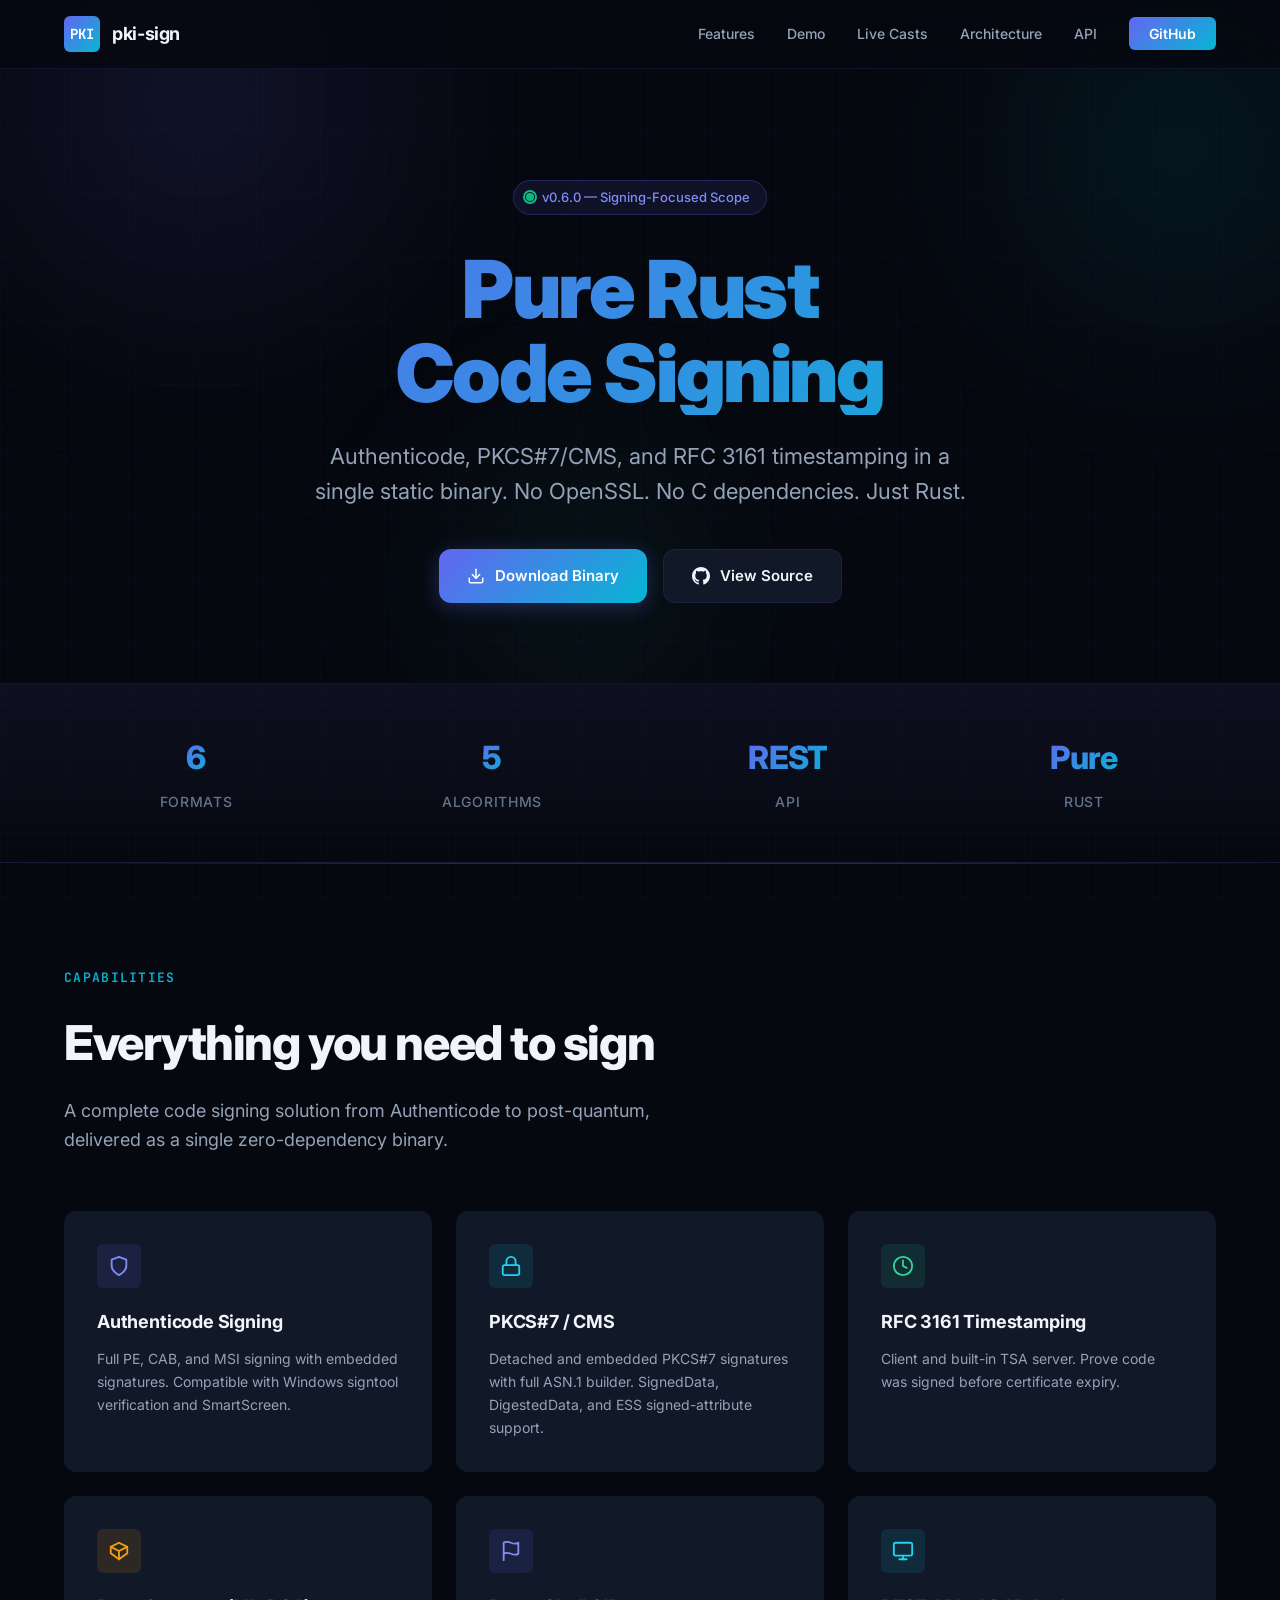
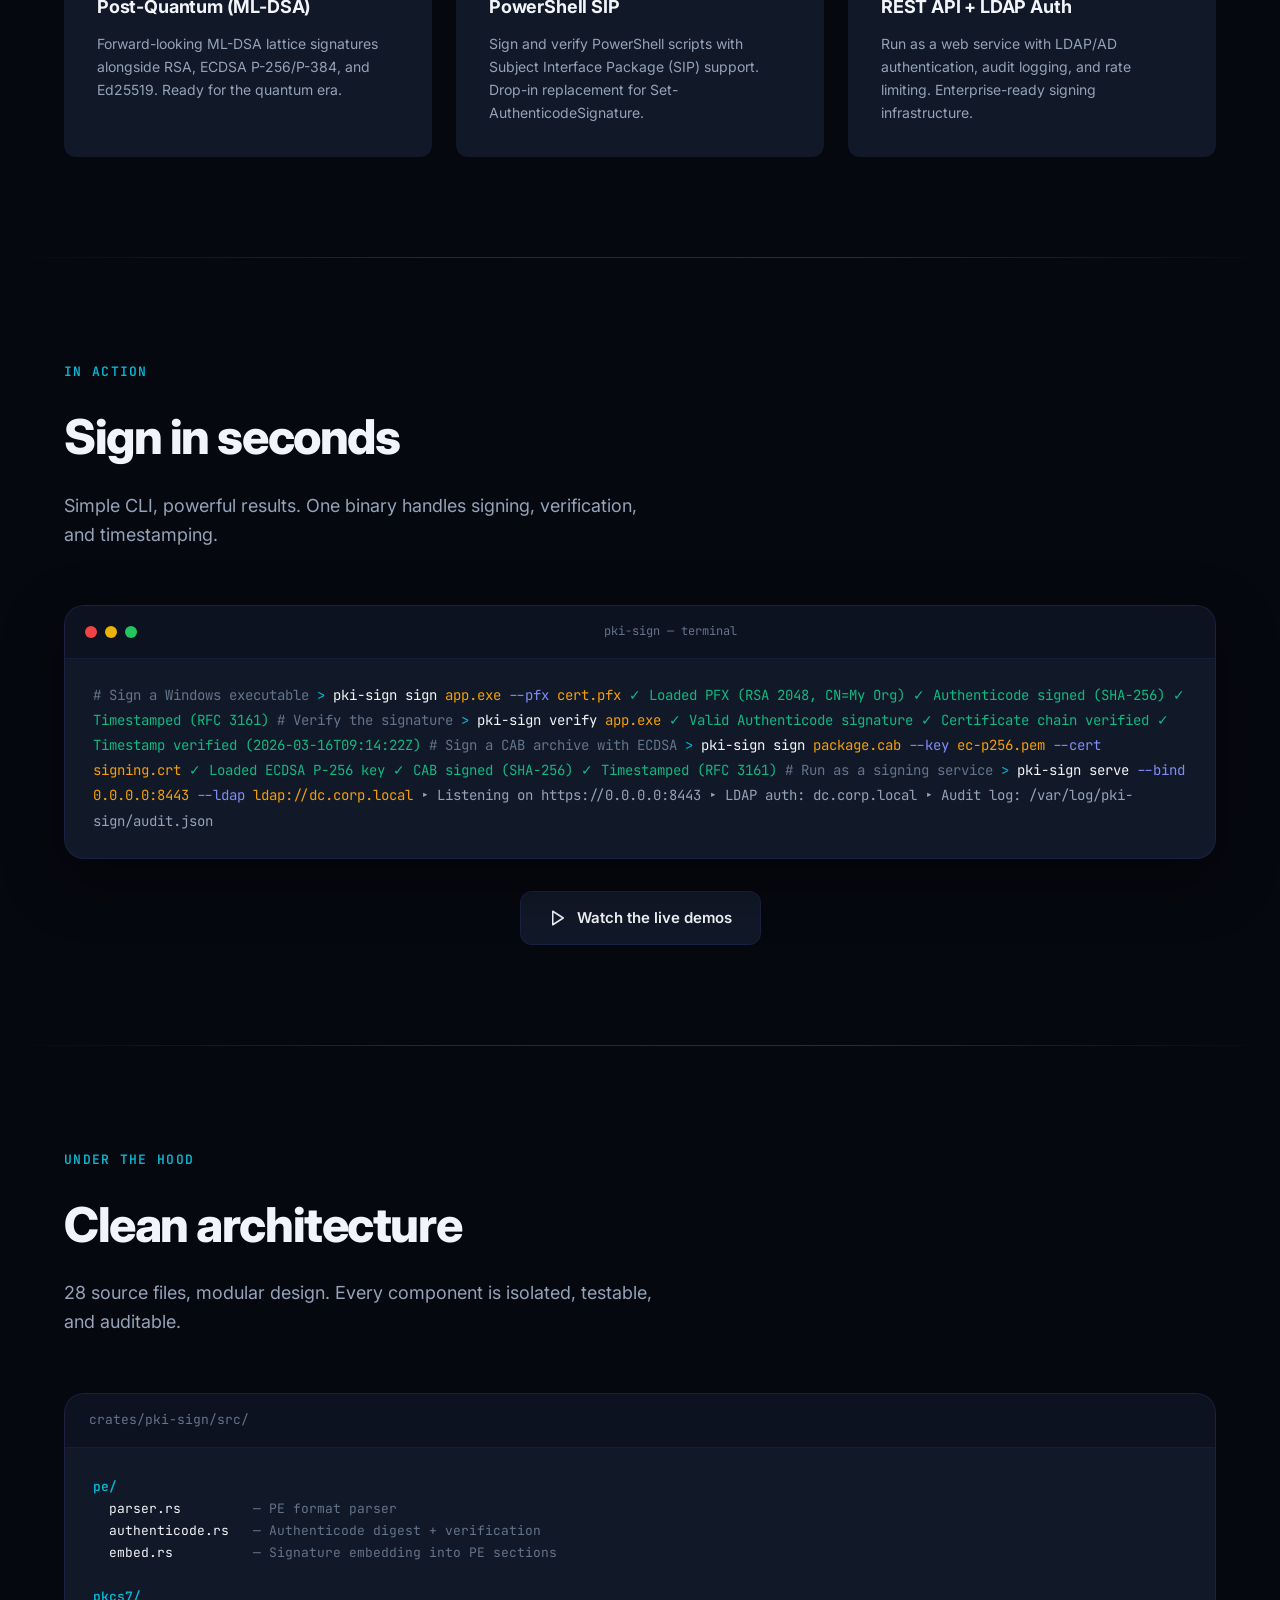
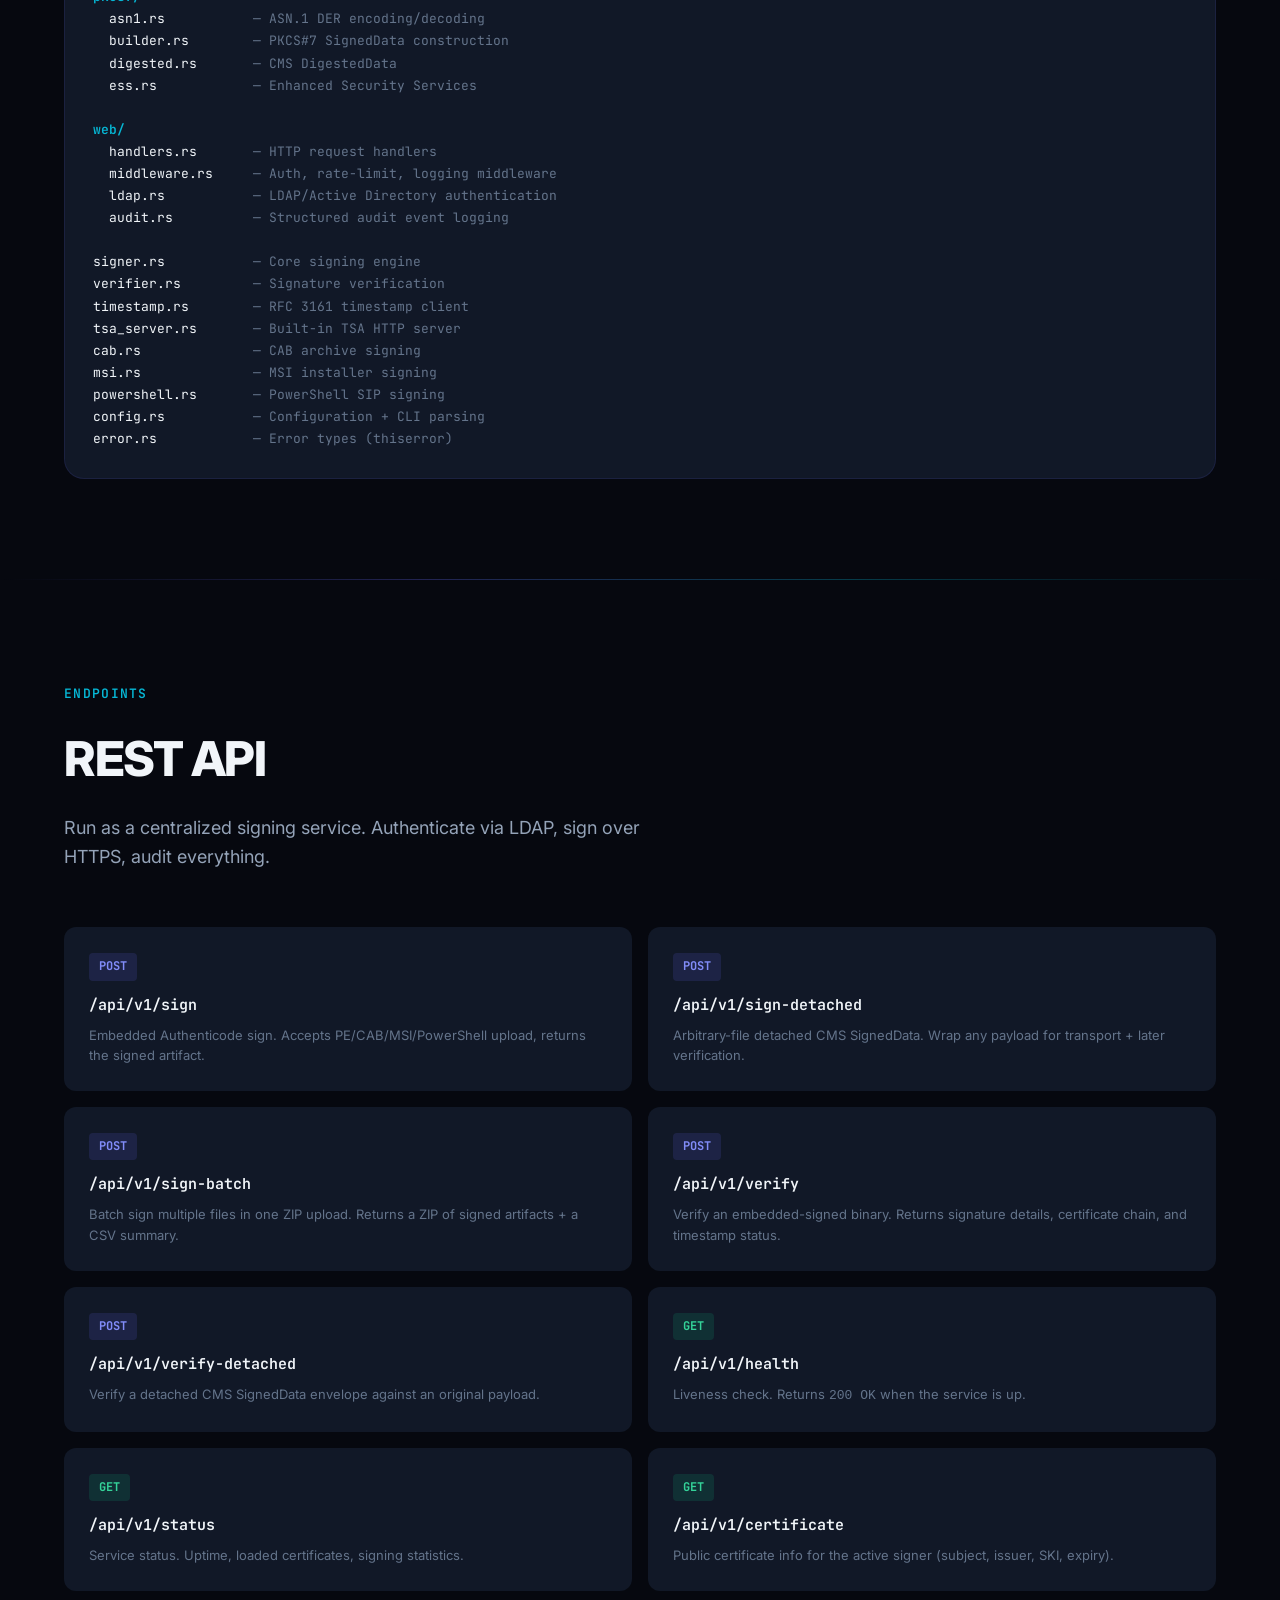
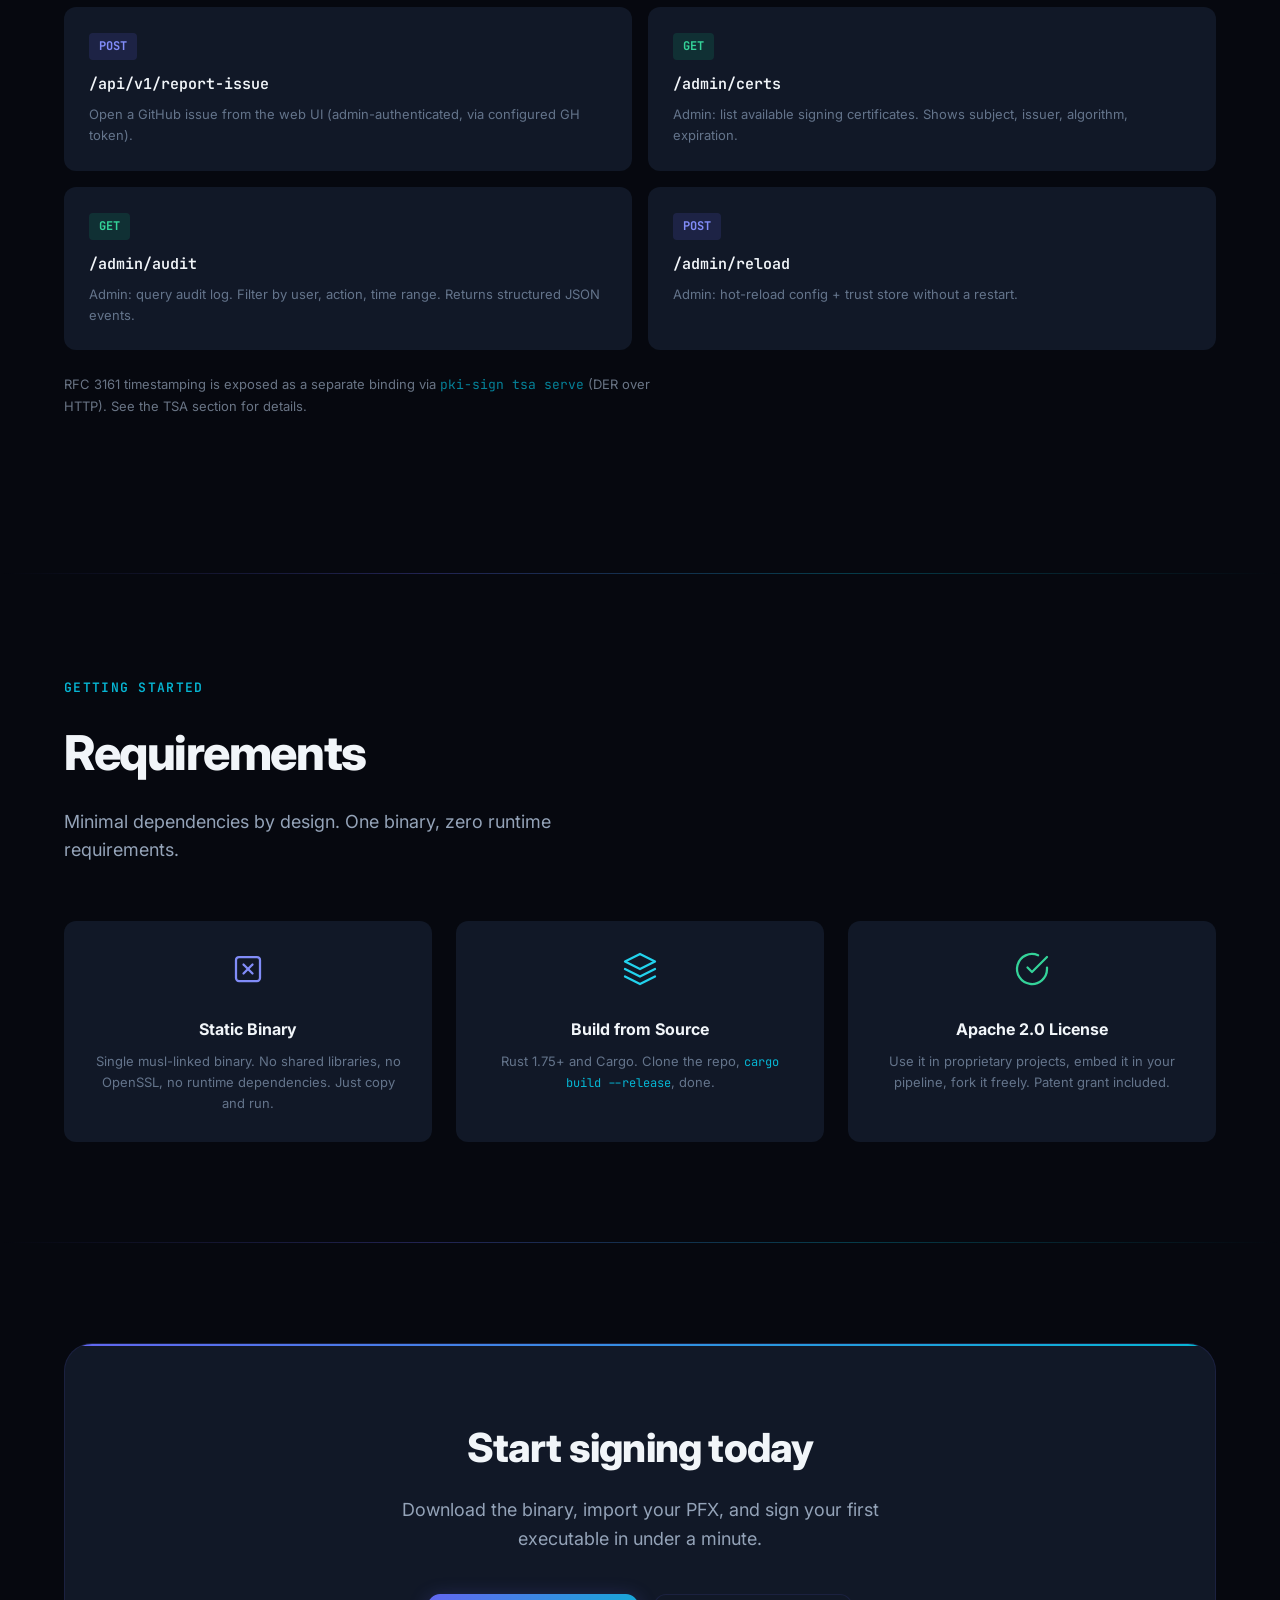
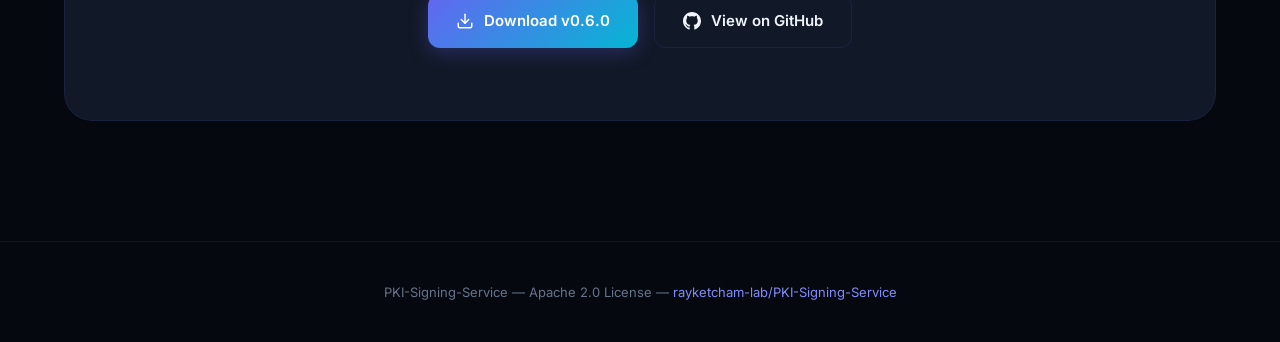
<file: docs/index.html>
<!DOCTYPE html>
<html lang="en">
<head>
  <meta charset="UTF-8">
  <meta name="viewport" content="width=device-width, initial-scale=1.0">
  <title>PKI-Signing-Service — Pure Rust Code Signing Engine</title>
  <meta name="description" content="Authenticode, PKCS#7/CMS, RFC 3161 timestamping, post-quantum algorithms. Pure Rust, static binary, no OpenSSL.">
  <link rel="preconnect" href="https://fonts.googleapis.com">
  <link rel="preconnect" href="https://fonts.gstatic.com" crossorigin>
  <link href="https://fonts.googleapis.com/css2?family=Inter:wght@400;500;600;700;800;900&family=JetBrains+Mono:wght@400;500;600;700&display=swap" rel="stylesheet">
  <style>
    :root {
      --bg-primary: #06080f;
      --bg-surface: #111827;
      --bg-surface-hover: #1a2332;
      --bg-surface-alt: #0d1220;
      --border-subtle: rgba(99, 102, 241, 0.12);
      --border-hover: rgba(99, 102, 241, 0.3);
      --text-primary: #f1f5f9;
      --text-secondary: #94a3b8;
      --text-tertiary: #64748b;
      --accent-indigo: #6366f1;
      --accent-indigo-light: #818cf8;
      --accent-cyan: #06b6d4;
      --accent-cyan-light: #22d3ee;
      --accent-green: #10b981;
      --accent-green-light: #34d399;
      --accent-amber: #f59e0b;
      --gradient-shimmer: linear-gradient(135deg, #6366f1, #06b6d4, #10b981, #6366f1);
      --gradient-accent: linear-gradient(135deg, #6366f1, #06b6d4);
      --gradient-surface: linear-gradient(180deg, rgba(99, 102, 241, 0.08) 0%, transparent 100%);
      --font-sans: 'Inter', -apple-system, BlinkMacSystemFont, sans-serif;
      --font-mono: 'JetBrains Mono', 'Fira Code', monospace;
      --radius-sm: 6px;
      --radius-md: 12px;
      --radius-lg: 20px;
      --radius-xl: 28px;
    }

    *, *::before, *::after {
      margin: 0;
      padding: 0;
      box-sizing: border-box;
    }

    html {
      scroll-behavior: smooth;
      -webkit-font-smoothing: antialiased;
      -moz-osx-font-smoothing: grayscale;
    }

    body {
      font-family: var(--font-sans);
      background: var(--bg-primary);
      color: var(--text-primary);
      line-height: 1.6;
      overflow-x: hidden;
    }

    /* Animated Grid Background */
    .grid-bg {
      position: fixed;
      inset: 0;
      z-index: 0;
      pointer-events: none;
      background-image:
        linear-gradient(rgba(99, 102, 241, 0.03) 1px, transparent 1px),
        linear-gradient(90deg, rgba(99, 102, 241, 0.03) 1px, transparent 1px);
      background-size: 64px 64px;
      animation: gridShift 30s linear infinite;
    }

    @keyframes gridShift {
      0% { transform: translate(0, 0); }
      100% { transform: translate(64px, 64px); }
    }

    /* Floating Orbs */
    .orb {
      position: absolute;
      border-radius: 50%;
      filter: blur(80px);
      pointer-events: none;
      will-change: transform;
    }

    .orb-1 {
      width: 600px;
      height: 600px;
      background: radial-gradient(circle, rgba(99, 102, 241, 0.15), transparent 70%);
      top: -200px;
      left: -100px;
      animation: orbFloat1 20s ease-in-out infinite;
    }

    .orb-2 {
      width: 500px;
      height: 500px;
      background: radial-gradient(circle, rgba(6, 182, 212, 0.12), transparent 70%);
      top: -100px;
      right: -150px;
      animation: orbFloat2 25s ease-in-out infinite;
    }

    .orb-3 {
      width: 400px;
      height: 400px;
      background: radial-gradient(circle, rgba(16, 185, 129, 0.1), transparent 70%);
      bottom: -100px;
      left: 30%;
      animation: orbFloat3 22s ease-in-out infinite;
    }

    @keyframes orbFloat1 {
      0%, 100% { transform: translate(0, 0) scale(1); }
      33% { transform: translate(50px, 30px) scale(1.1); }
      66% { transform: translate(-30px, 50px) scale(0.95); }
    }

    @keyframes orbFloat2 {
      0%, 100% { transform: translate(0, 0) scale(1); }
      33% { transform: translate(-40px, 40px) scale(0.9); }
      66% { transform: translate(30px, -30px) scale(1.05); }
    }

    @keyframes orbFloat3 {
      0%, 100% { transform: translate(0, 0) scale(1); }
      50% { transform: translate(60px, -40px) scale(1.1); }
    }

    /* Layout */
    .container {
      max-width: 1200px;
      margin: 0 auto;
      padding: 0 24px;
      position: relative;
      z-index: 1;
    }

    /* Navigation */
    .nav {
      position: fixed;
      top: 0;
      left: 0;
      right: 0;
      z-index: 100;
      padding: 16px 0;
      background: rgba(6, 8, 15, 0.8);
      backdrop-filter: blur(20px);
      border-bottom: 1px solid var(--border-subtle);
    }

    .nav .container {
      display: flex;
      align-items: center;
      justify-content: space-between;
    }

    .nav-brand {
      display: flex;
      align-items: center;
      gap: 12px;
      text-decoration: none;
      color: var(--text-primary);
    }

    .nav-logo {
      width: 36px;
      height: 36px;
      background: var(--gradient-accent);
      border-radius: var(--radius-sm);
      display: flex;
      align-items: center;
      justify-content: center;
      font-family: var(--font-mono);
      font-weight: 700;
      font-size: 14px;
      color: white;
    }

    .nav-title {
      font-weight: 700;
      font-size: 18px;
      letter-spacing: -0.02em;
    }

    .nav-links {
      display: flex;
      align-items: center;
      gap: 32px;
      list-style: none;
    }

    .nav-links a {
      color: var(--text-secondary);
      text-decoration: none;
      font-size: 14px;
      font-weight: 500;
      transition: color 0.2s;
    }

    .nav-links a:hover {
      color: var(--text-primary);
    }

    .nav-cta {
      background: var(--gradient-accent);
      color: white !important;
      padding: 8px 20px;
      border-radius: var(--radius-sm);
      font-weight: 600 !important;
      transition: opacity 0.2s, transform 0.2s !important;
    }

    .nav-cta:hover {
      opacity: 0.9;
      transform: translateY(-1px);
    }

    /* Hero */
    .hero {
      position: relative;
      padding: 180px 0 80px;
      text-align: center;
      overflow: hidden;
    }

    /* Pulsing Badge */
    .badge {
      display: inline-flex;
      align-items: center;
      gap: 8px;
      padding: 6px 16px 6px 12px;
      background: rgba(99, 102, 241, 0.1);
      border: 1px solid rgba(99, 102, 241, 0.25);
      border-radius: 100px;
      font-size: 13px;
      font-weight: 500;
      color: var(--accent-indigo-light);
      margin-bottom: 32px;
      animation: badgePulse 3s ease-in-out infinite;
    }

    .badge-dot {
      width: 8px;
      height: 8px;
      background: var(--accent-green);
      border-radius: 50%;
      position: relative;
    }

    .badge-dot::after {
      content: '';
      position: absolute;
      inset: -3px;
      border-radius: 50%;
      border: 2px solid var(--accent-green);
      animation: dotPulse 2s ease-in-out infinite;
    }

    @keyframes badgePulse {
      0%, 100% { box-shadow: 0 0 0 0 rgba(99, 102, 241, 0.15); }
      50% { box-shadow: 0 0 0 8px rgba(99, 102, 241, 0); }
    }

    @keyframes dotPulse {
      0%, 100% { transform: scale(1); opacity: 1; }
      50% { transform: scale(1.8); opacity: 0; }
    }

    /* Shimmer Gradient Text */
    .hero-title {
      font-size: clamp(48px, 7vw, 80px);
      font-weight: 900;
      letter-spacing: -0.03em;
      line-height: 1.05;
      margin-bottom: 24px;
      background: var(--gradient-shimmer);
      background-size: 300% 300%;
      -webkit-background-clip: text;
      background-clip: text;
      -webkit-text-fill-color: transparent;
      animation: shimmer 6s ease-in-out infinite;
    }

    @keyframes shimmer {
      0% { background-position: 0% 50%; }
      50% { background-position: 100% 50%; }
      100% { background-position: 0% 50%; }
    }

    .hero-subtitle {
      font-size: clamp(18px, 2.5vw, 22px);
      color: var(--text-secondary);
      max-width: 680px;
      margin: 0 auto 40px;
      line-height: 1.6;
    }

    .hero-buttons {
      display: flex;
      justify-content: center;
      gap: 16px;
      flex-wrap: wrap;
    }

    .btn {
      display: inline-flex;
      align-items: center;
      gap: 10px;
      padding: 14px 28px;
      border-radius: var(--radius-md);
      font-size: 15px;
      font-weight: 600;
      text-decoration: none;
      transition: all 0.25s ease;
      border: none;
      cursor: pointer;
    }

    .btn-primary {
      background: var(--gradient-accent);
      color: white;
      box-shadow: 0 4px 20px rgba(99, 102, 241, 0.3);
    }

    .btn-primary:hover {
      transform: translateY(-2px);
      box-shadow: 0 8px 30px rgba(99, 102, 241, 0.4);
    }

    .btn-secondary {
      background: var(--bg-surface);
      color: var(--text-primary);
      border: 1px solid var(--border-subtle);
    }

    .btn-secondary:hover {
      border-color: var(--border-hover);
      background: var(--bg-surface-hover);
      transform: translateY(-2px);
    }

    .btn svg {
      width: 18px;
      height: 18px;
    }

    /* Stats Ribbon */
    .stats-ribbon {
      padding: 48px 0;
      border-top: 1px solid var(--border-subtle);
      border-bottom: 1px solid var(--border-subtle);
      background: var(--gradient-surface);
    }

    .stats-grid {
      display: grid;
      grid-template-columns: repeat(4, 1fr);
      gap: 32px;
      text-align: center;
    }

    .stat-item {
      display: flex;
      flex-direction: column;
      align-items: center;
      gap: 8px;
    }

    .stat-value {
      font-size: 32px;
      font-weight: 800;
      letter-spacing: -0.02em;
      background: var(--gradient-accent);
      -webkit-background-clip: text;
      background-clip: text;
      -webkit-text-fill-color: transparent;
    }

    .stat-label {
      font-size: 14px;
      color: var(--text-tertiary);
      font-weight: 500;
      text-transform: uppercase;
      letter-spacing: 0.05em;
    }

    /* Gradient Divider */
    .gradient-divider {
      height: 1px;
      background: linear-gradient(90deg, transparent, var(--accent-indigo), var(--accent-cyan), transparent);
      opacity: 0.3;
    }

    /* Sections */
    .section {
      padding: 100px 0;
    }

    .section-label {
      display: inline-block;
      font-family: var(--font-mono);
      font-size: 13px;
      font-weight: 600;
      color: var(--accent-cyan);
      text-transform: uppercase;
      letter-spacing: 0.1em;
      margin-bottom: 16px;
    }

    .section-title {
      font-size: clamp(32px, 4vw, 48px);
      font-weight: 800;
      letter-spacing: -0.03em;
      margin-bottom: 16px;
    }

    .section-desc {
      font-size: 18px;
      color: var(--text-secondary);
      max-width: 600px;
      margin-bottom: 56px;
    }

    /* Feature Cards */
    .features-grid {
      display: grid;
      grid-template-columns: repeat(3, 1fr);
      gap: 24px;
    }

    .feature-card {
      background: var(--bg-surface);
      border-radius: var(--radius-md);
      padding: 32px;
      position: relative;
      overflow: hidden;
      transition: all 0.3s ease;
      border: 1px solid transparent;
    }

    .feature-card::before {
      content: '';
      position: absolute;
      top: 0;
      left: 0;
      right: 0;
      height: 3px;
      background: var(--gradient-accent);
      opacity: 0;
      transition: opacity 0.3s ease;
    }

    .feature-card:hover {
      border-color: var(--border-hover);
      transform: translateY(-4px);
      background: var(--bg-surface-hover);
    }

    .feature-card:hover::before {
      opacity: 1;
    }

    .feature-icon {
      width: 44px;
      height: 44px;
      border-radius: var(--radius-sm);
      display: flex;
      align-items: center;
      justify-content: center;
      margin-bottom: 20px;
      font-size: 20px;
    }

    .feature-icon-indigo { background: rgba(99, 102, 241, 0.12); color: var(--accent-indigo-light); }
    .feature-icon-cyan { background: rgba(6, 182, 212, 0.12); color: var(--accent-cyan-light); }
    .feature-icon-green { background: rgba(16, 185, 129, 0.12); color: var(--accent-green-light); }
    .feature-icon-amber { background: rgba(245, 158, 11, 0.12); color: var(--accent-amber); }

    .feature-card h3 {
      font-size: 18px;
      font-weight: 700;
      margin-bottom: 10px;
      letter-spacing: -0.01em;
    }

    .feature-card p {
      font-size: 14px;
      color: var(--text-secondary);
      line-height: 1.65;
    }

    /* Terminal */
    .terminal {
      background: var(--bg-surface);
      border-radius: var(--radius-lg);
      border: 1px solid var(--border-subtle);
      overflow: hidden;
      box-shadow: 0 20px 60px rgba(0, 0, 0, 0.4);
    }

    .terminal-header {
      display: flex;
      align-items: center;
      gap: 8px;
      padding: 16px 20px;
      background: var(--bg-surface-alt);
      border-bottom: 1px solid var(--border-subtle);
    }

    .terminal-dot {
      width: 12px;
      height: 12px;
      border-radius: 50%;
    }

    .terminal-dot-red { background: #ef4444; }
    .terminal-dot-yellow { background: #eab308; }
    .terminal-dot-green { background: #22c55e; }

    .terminal-title {
      flex: 1;
      text-align: center;
      font-family: var(--font-mono);
      font-size: 12px;
      color: var(--text-tertiary);
    }

    .terminal-body {
      padding: 24px 28px;
      font-family: var(--font-mono);
      font-size: 14px;
      line-height: 1.8;
      overflow-x: auto;
    }

    .terminal-body .comment {
      color: var(--text-tertiary);
    }

    .terminal-body .prompt {
      color: var(--accent-cyan);
    }

    .terminal-body .command {
      color: var(--text-primary);
    }

    .terminal-body .flag {
      color: var(--accent-indigo-light);
    }

    .terminal-body .arg {
      color: var(--accent-amber);
    }

    .terminal-body .success {
      color: var(--accent-green);
    }

    .terminal-body .info {
      color: var(--text-secondary);
    }

    /* Architecture */
    .arch-block {
      background: var(--bg-surface);
      border-radius: var(--radius-lg);
      border: 1px solid var(--border-subtle);
      overflow: hidden;
    }

    .arch-header {
      padding: 16px 24px;
      background: var(--bg-surface-alt);
      border-bottom: 1px solid var(--border-subtle);
      font-family: var(--font-mono);
      font-size: 13px;
      color: var(--text-tertiary);
    }

    .arch-body {
      padding: 28px 28px;
      font-family: var(--font-mono);
      font-size: 13px;
      line-height: 1.7;
      color: var(--text-secondary);
      overflow-x: auto;
      white-space: pre;
    }

    .arch-body .hl-dir {
      color: var(--accent-cyan);
      font-weight: 600;
    }

    .arch-body .hl-file {
      color: var(--text-primary);
    }

    .arch-body .hl-desc {
      color: var(--text-tertiary);
    }

    /* API Endpoints */
    .api-grid {
      display: grid;
      grid-template-columns: repeat(2, 1fr);
      gap: 16px;
    }

    .api-card {
      background: var(--bg-surface);
      border-radius: var(--radius-md);
      padding: 24px;
      border: 1px solid transparent;
      transition: all 0.3s ease;
    }

    .api-card:hover {
      border-color: var(--border-hover);
      transform: translateY(-2px);
    }

    .api-method {
      display: inline-block;
      font-family: var(--font-mono);
      font-size: 12px;
      font-weight: 700;
      padding: 4px 10px;
      border-radius: 4px;
      margin-bottom: 12px;
      text-transform: uppercase;
    }

    .api-method-post {
      background: rgba(99, 102, 241, 0.15);
      color: var(--accent-indigo-light);
    }

    .api-method-get {
      background: rgba(16, 185, 129, 0.15);
      color: var(--accent-green-light);
    }

    .api-route {
      font-family: var(--font-mono);
      font-size: 15px;
      font-weight: 600;
      color: var(--text-primary);
      margin-bottom: 8px;
    }

    .api-desc {
      font-size: 13px;
      color: var(--text-tertiary);
    }

    /* Requirements */
    .req-grid {
      display: grid;
      grid-template-columns: repeat(3, 1fr);
      gap: 24px;
    }

    .req-card {
      background: var(--bg-surface);
      border-radius: var(--radius-md);
      padding: 28px;
      text-align: center;
      border: 1px solid transparent;
      transition: all 0.3s ease;
    }

    .req-card:hover {
      border-color: var(--border-hover);
    }

    .req-icon {
      font-size: 32px;
      margin-bottom: 16px;
    }

    .req-card h3 {
      font-size: 16px;
      font-weight: 700;
      margin-bottom: 8px;
    }

    .req-card p {
      font-size: 13px;
      color: var(--text-tertiary);
    }

    /* CTA */
    .cta-section {
      padding: 100px 0 120px;
      text-align: center;
    }

    .cta-box {
      background: var(--bg-surface);
      border-radius: var(--radius-xl);
      border: 1px solid var(--border-subtle);
      padding: 72px 48px;
      position: relative;
      overflow: hidden;
    }

    .cta-box::before {
      content: '';
      position: absolute;
      top: 0;
      left: 0;
      right: 0;
      height: 2px;
      background: var(--gradient-shimmer);
      background-size: 300% 300%;
      animation: shimmer 6s ease-in-out infinite;
    }

    .cta-title {
      font-size: clamp(28px, 4vw, 40px);
      font-weight: 800;
      margin-bottom: 16px;
      letter-spacing: -0.02em;
    }

    .cta-desc {
      font-size: 18px;
      color: var(--text-secondary);
      margin-bottom: 40px;
      max-width: 520px;
      margin-left: auto;
      margin-right: auto;
    }

    .cta-buttons {
      display: flex;
      justify-content: center;
      gap: 16px;
      flex-wrap: wrap;
    }

    /* Footer */
    .footer {
      padding: 40px 0;
      border-top: 1px solid var(--border-subtle);
      text-align: center;
    }

    .footer p {
      font-size: 13px;
      color: var(--text-tertiary);
    }

    .footer a {
      color: var(--accent-indigo-light);
      text-decoration: none;
    }

    .footer a:hover {
      text-decoration: underline;
    }

    /* Fade-up animation */
    .fade-up {
      opacity: 0;
      transform: translateY(30px);
      transition: opacity 0.7s ease, transform 0.7s ease;
    }

    .fade-up.visible {
      opacity: 1;
      transform: translateY(0);
    }

    /* Responsive */
    @media (max-width: 1024px) {
      .features-grid {
        grid-template-columns: repeat(2, 1fr);
      }
    }

    @media (max-width: 768px) {
      .nav-links {
        display: none;
      }

      .features-grid,
      .api-grid,
      .req-grid {
        grid-template-columns: 1fr;
      }

      .stats-grid {
        grid-template-columns: repeat(2, 1fr);
        gap: 24px;
      }

      .hero {
        padding: 140px 0 60px;
      }

      .section {
        padding: 72px 0;
      }

      .cta-box {
        padding: 48px 24px;
      }
    }

    @media (max-width: 480px) {
      .stats-grid {
        grid-template-columns: 1fr;
      }

      .hero-buttons {
        flex-direction: column;
        align-items: center;
      }

      .cta-buttons {
        flex-direction: column;
        align-items: center;
      }
    }
  </style>
</head>
<body>

  <!-- Animated Grid -->
  <div class="grid-bg"></div>

  <!-- Navigation -->
  <nav class="nav">
    <div class="container">
      <a href="#" class="nav-brand">
        <div class="nav-logo">PKI</div>
        <span class="nav-title">pki-sign</span>
      </a>
      <ul class="nav-links">
        <li><a href="#features">Features</a></li>
        <li><a href="#demo">Demo</a></li>
        <li><a href="demo.html">Live Casts</a></li>
        <li><a href="#architecture">Architecture</a></li>
        <li><a href="#api">API</a></li>
        <li><a href="https://github.com/rayketcham-lab/PKI-Signing-Service" class="nav-cta">GitHub</a></li>
      </ul>
    </div>
  </nav>

  <!-- Hero -->
  <section class="hero">
    <div class="orb orb-1"></div>
    <div class="orb orb-2"></div>
    <div class="orb orb-3"></div>
    <div class="container">
      <div class="badge">
        <span class="badge-dot"></span>
        v0.6.0 &mdash; Signing-Focused Scope
      </div>
      <h1 class="hero-title">Pure Rust<br>Code Signing</h1>
      <p class="hero-subtitle">
        Authenticode, PKCS#7/CMS, and RFC 3161 timestamping in a single static binary.
        No OpenSSL. No C dependencies. Just Rust.
      </p>
      <div class="hero-buttons">
        <a href="https://github.com/rayketcham-lab/PKI-Signing-Service/releases" class="btn btn-primary">
          <svg viewBox="0 0 24 24" fill="none" stroke="currentColor" stroke-width="2" stroke-linecap="round" stroke-linejoin="round"><path d="M21 15v4a2 2 0 0 1-2 2H5a2 2 0 0 1-2-2v-4"/><polyline points="7 10 12 15 17 10"/><line x1="12" y1="15" x2="12" y2="3"/></svg>
          Download Binary
        </a>
        <a href="https://github.com/rayketcham-lab/PKI-Signing-Service" class="btn btn-secondary">
          <svg viewBox="0 0 24 24" fill="currentColor"><path d="M12 0c-6.626 0-12 5.373-12 12 0 5.302 3.438 9.8 8.207 11.387.599.111.793-.261.793-.577v-2.234c-3.338.726-4.033-1.416-4.033-1.416-.546-1.387-1.333-1.756-1.333-1.756-1.089-.745.083-.729.083-.729 1.205.084 1.839 1.237 1.839 1.237 1.07 1.834 2.807 1.304 3.492.997.107-.775.418-1.305.762-1.604-2.665-.305-5.467-1.334-5.467-5.931 0-1.311.469-2.381 1.236-3.221-.124-.303-.535-1.524.117-3.176 0 0 1.008-.322 3.301 1.23.957-.266 1.983-.399 3.003-.404 1.02.005 2.047.138 3.006.404 2.291-1.552 3.297-1.23 3.297-1.23.653 1.653.242 2.874.118 3.176.77.84 1.235 1.911 1.235 3.221 0 4.609-2.807 5.624-5.479 5.921.43.372.823 1.102.823 2.222v3.293c0 .319.192.694.801.576 4.765-1.589 8.199-6.086 8.199-11.386 0-6.627-5.373-12-12-12z"/></svg>
          View Source
        </a>
      </div>
    </div>
  </section>

  <!-- Stats Ribbon -->
  <div class="stats-ribbon">
    <div class="container">
      <div class="stats-grid">
        <div class="stat-item fade-up">
          <span class="stat-value">6</span>
          <span class="stat-label">Formats</span>
        </div>
        <div class="stat-item fade-up">
          <span class="stat-value">5</span>
          <span class="stat-label">Algorithms</span>
        </div>
        <div class="stat-item fade-up">
          <span class="stat-value">REST</span>
          <span class="stat-label">API</span>
        </div>
        <div class="stat-item fade-up">
          <span class="stat-value">Pure</span>
          <span class="stat-label">Rust</span>
        </div>
      </div>
    </div>
  </div>

  <div class="gradient-divider"></div>

  <!-- Features -->
  <section class="section" id="features">
    <div class="container">
      <span class="section-label fade-up">Capabilities</span>
      <h2 class="section-title fade-up">Everything you need to sign</h2>
      <p class="section-desc fade-up">A complete code signing solution from Authenticode to post-quantum, delivered as a single zero-dependency binary.</p>

      <div class="features-grid">
        <div class="feature-card fade-up">
          <div class="feature-icon feature-icon-indigo">
            <svg width="22" height="22" viewBox="0 0 24 24" fill="none" stroke="currentColor" stroke-width="2" stroke-linecap="round" stroke-linejoin="round"><path d="M12 22s8-4 8-10V5l-8-3-8 3v7c0 6 8 10 8 10z"/></svg>
          </div>
          <h3>Authenticode Signing</h3>
          <p>Full PE, CAB, and MSI signing with embedded signatures. Compatible with Windows signtool verification and SmartScreen.</p>
        </div>

        <div class="feature-card fade-up">
          <div class="feature-icon feature-icon-cyan">
            <svg width="22" height="22" viewBox="0 0 24 24" fill="none" stroke="currentColor" stroke-width="2" stroke-linecap="round" stroke-linejoin="round"><rect x="3" y="11" width="18" height="11" rx="2" ry="2"/><path d="M7 11V7a5 5 0 0 1 10 0v4"/></svg>
          </div>
          <h3>PKCS#7 / CMS</h3>
          <p>Detached and embedded PKCS#7 signatures with full ASN.1 builder. SignedData, DigestedData, and ESS signed-attribute support.</p>
        </div>

        <div class="feature-card fade-up">
          <div class="feature-icon feature-icon-green">
            <svg width="22" height="22" viewBox="0 0 24 24" fill="none" stroke="currentColor" stroke-width="2" stroke-linecap="round" stroke-linejoin="round"><circle cx="12" cy="12" r="10"/><polyline points="12 6 12 12 16 14"/></svg>
          </div>
          <h3>RFC 3161 Timestamping</h3>
          <p>Client and built-in TSA server. Prove code was signed before certificate expiry.</p>
        </div>

        <div class="feature-card fade-up">
          <div class="feature-icon feature-icon-amber">
            <svg width="22" height="22" viewBox="0 0 24 24" fill="none" stroke="currentColor" stroke-width="2" stroke-linecap="round" stroke-linejoin="round"><path d="M12 3l9 4.5v7L12 21l-9-6.5v-7L12 3z"/><path d="M12 12l9-4.5"/><path d="M12 12v9"/><path d="M12 12L3 7.5"/></svg>
          </div>
          <h3>Post-Quantum (ML-DSA)</h3>
          <p>Forward-looking ML-DSA lattice signatures alongside RSA, ECDSA P-256/P-384, and Ed25519. Ready for the quantum era.</p>
        </div>

        <div class="feature-card fade-up">
          <div class="feature-icon feature-icon-indigo">
            <svg width="22" height="22" viewBox="0 0 24 24" fill="none" stroke="currentColor" stroke-width="2" stroke-linecap="round" stroke-linejoin="round"><path d="M4 15s1-1 4-1 5 2 8 2 4-1 4-1V3s-1 1-4 1-5-2-8-2-4 1-4 1z"/><line x1="4" y1="22" x2="4" y2="15"/></svg>
          </div>
          <h3>PowerShell SIP</h3>
          <p>Sign and verify PowerShell scripts with Subject Interface Package (SIP) support. Drop-in replacement for Set-AuthenticodeSignature.</p>
        </div>

        <div class="feature-card fade-up">
          <div class="feature-icon feature-icon-cyan">
            <svg width="22" height="22" viewBox="0 0 24 24" fill="none" stroke="currentColor" stroke-width="2" stroke-linecap="round" stroke-linejoin="round"><rect x="2" y="3" width="20" height="14" rx="2" ry="2"/><line x1="8" y1="21" x2="16" y2="21"/><line x1="12" y1="17" x2="12" y2="21"/></svg>
          </div>
          <h3>REST API + LDAP Auth</h3>
          <p>Run as a web service with LDAP/AD authentication, audit logging, and rate limiting. Enterprise-ready signing infrastructure.</p>
        </div>
      </div>
    </div>
  </section>

  <div class="gradient-divider"></div>

  <!-- Terminal Demo -->
  <section class="section" id="demo">
    <div class="container">
      <span class="section-label fade-up">In Action</span>
      <h2 class="section-title fade-up">Sign in seconds</h2>
      <p class="section-desc fade-up">Simple CLI, powerful results. One binary handles signing, verification, and timestamping.</p>

      <div class="terminal fade-up">
        <div class="terminal-header">
          <div class="terminal-dot terminal-dot-red"></div>
          <div class="terminal-dot terminal-dot-yellow"></div>
          <div class="terminal-dot terminal-dot-green"></div>
          <span class="terminal-title">pki-sign &mdash; terminal</span>
        </div>
        <div class="terminal-body">
<span class="comment"># Sign a Windows executable</span>
<span class="prompt">&gt;</span> <span class="command">pki-sign sign</span> <span class="arg">app.exe</span> <span class="flag">--pfx</span> <span class="arg">cert.pfx</span>
  <span class="success">&#10003; Loaded PFX (RSA 2048, CN=My Org)</span>
  <span class="success">&#10003; Authenticode signed (SHA-256)</span>
  <span class="success">&#10003; Timestamped (RFC 3161)</span>

<span class="comment"># Verify the signature</span>
<span class="prompt">&gt;</span> <span class="command">pki-sign verify</span> <span class="arg">app.exe</span>
  <span class="success">&#10003; Valid Authenticode signature</span>
  <span class="success">&#10003; Certificate chain verified</span>
  <span class="success">&#10003; Timestamp verified (2026-03-16T09:14:22Z)</span>

<span class="comment"># Sign a CAB archive with ECDSA</span>
<span class="prompt">&gt;</span> <span class="command">pki-sign sign</span> <span class="arg">package.cab</span> <span class="flag">--key</span> <span class="arg">ec-p256.pem</span> <span class="flag">--cert</span> <span class="arg">signing.crt</span>
  <span class="success">&#10003; Loaded ECDSA P-256 key</span>
  <span class="success">&#10003; CAB signed (SHA-256)</span>
  <span class="success">&#10003; Timestamped (RFC 3161)</span>

<span class="comment"># Run as a signing service</span>
<span class="prompt">&gt;</span> <span class="command">pki-sign serve</span> <span class="flag">--bind</span> <span class="arg">0.0.0.0:8443</span> <span class="flag">--ldap</span> <span class="arg">ldap://dc.corp.local</span>
  <span class="info">&#9656; Listening on https://0.0.0.0:8443</span>
  <span class="info">&#9656; LDAP auth: dc.corp.local</span>
  <span class="info">&#9656; Audit log: /var/log/pki-sign/audit.json</span>
        </div>
      </div>
      <div style="text-align:center;margin-top:32px">
        <a href="demo.html" class="btn btn-secondary" style="display:inline-flex;align-items:center;gap:10px">
          <svg width="18" height="18" viewBox="0 0 24 24" fill="none" stroke="currentColor" stroke-width="2" stroke-linecap="round" stroke-linejoin="round"><polygon points="5 3 19 12 5 21 5 3"/></svg>
          Watch the live demos
        </a>
      </div>
    </div>
  </section>

  <div class="gradient-divider"></div>

  <!-- Architecture -->
  <section class="section" id="architecture">
    <div class="container">
      <span class="section-label fade-up">Under the Hood</span>
      <h2 class="section-title fade-up">Clean architecture</h2>
      <p class="section-desc fade-up">28 source files, modular design. Every component is isolated, testable, and auditable.</p>

      <div class="arch-block fade-up">
        <div class="arch-header">crates/pki-sign/src/</div>
        <div class="arch-body"><span class="hl-dir">pe/</span>
  <span class="hl-file">parser.rs</span>         <span class="hl-desc">&#8212; PE format parser</span>
  <span class="hl-file">authenticode.rs</span>   <span class="hl-desc">&#8212; Authenticode digest + verification</span>
  <span class="hl-file">embed.rs</span>          <span class="hl-desc">&#8212; Signature embedding into PE sections</span>

<span class="hl-dir">pkcs7/</span>
  <span class="hl-file">asn1.rs</span>           <span class="hl-desc">&#8212; ASN.1 DER encoding/decoding</span>
  <span class="hl-file">builder.rs</span>        <span class="hl-desc">&#8212; PKCS#7 SignedData construction</span>
  <span class="hl-file">digested.rs</span>       <span class="hl-desc">&#8212; CMS DigestedData</span>
  <span class="hl-file">ess.rs</span>            <span class="hl-desc">&#8212; Enhanced Security Services</span>

<span class="hl-dir">web/</span>
  <span class="hl-file">handlers.rs</span>       <span class="hl-desc">&#8212; HTTP request handlers</span>
  <span class="hl-file">middleware.rs</span>     <span class="hl-desc">&#8212; Auth, rate-limit, logging middleware</span>
  <span class="hl-file">ldap.rs</span>           <span class="hl-desc">&#8212; LDAP/Active Directory authentication</span>
  <span class="hl-file">audit.rs</span>          <span class="hl-desc">&#8212; Structured audit event logging</span>

<span class="hl-file">signer.rs</span>           <span class="hl-desc">&#8212; Core signing engine</span>
<span class="hl-file">verifier.rs</span>         <span class="hl-desc">&#8212; Signature verification</span>
<span class="hl-file">timestamp.rs</span>        <span class="hl-desc">&#8212; RFC 3161 timestamp client</span>
<span class="hl-file">tsa_server.rs</span>       <span class="hl-desc">&#8212; Built-in TSA HTTP server</span>
<span class="hl-file">cab.rs</span>              <span class="hl-desc">&#8212; CAB archive signing</span>
<span class="hl-file">msi.rs</span>              <span class="hl-desc">&#8212; MSI installer signing</span>
<span class="hl-file">powershell.rs</span>       <span class="hl-desc">&#8212; PowerShell SIP signing</span>
<span class="hl-file">config.rs</span>           <span class="hl-desc">&#8212; Configuration + CLI parsing</span>
<span class="hl-file">error.rs</span>            <span class="hl-desc">&#8212; Error types (thiserror)</span></div>
      </div>
    </div>
  </section>

  <div class="gradient-divider"></div>

  <!-- API -->
  <section class="section" id="api">
    <div class="container">
      <span class="section-label fade-up">Endpoints</span>
      <h2 class="section-title fade-up">REST API</h2>
      <p class="section-desc fade-up">Run as a centralized signing service. Authenticate via LDAP, sign over HTTPS, audit everything.</p>

      <div class="api-grid">
        <div class="api-card fade-up">
          <span class="api-method api-method-post">POST</span>
          <div class="api-route">/api/v1/sign</div>
          <div class="api-desc">Embedded Authenticode sign. Accepts PE/CAB/MSI/PowerShell upload, returns the signed artifact.</div>
        </div>
        <div class="api-card fade-up">
          <span class="api-method api-method-post">POST</span>
          <div class="api-route">/api/v1/sign-detached</div>
          <div class="api-desc">Arbitrary-file detached CMS SignedData. Wrap any payload for transport + later verification.</div>
        </div>
        <div class="api-card fade-up">
          <span class="api-method api-method-post">POST</span>
          <div class="api-route">/api/v1/sign-batch</div>
          <div class="api-desc">Batch sign multiple files in one ZIP upload. Returns a ZIP of signed artifacts + a CSV summary.</div>
        </div>
        <div class="api-card fade-up">
          <span class="api-method api-method-post">POST</span>
          <div class="api-route">/api/v1/verify</div>
          <div class="api-desc">Verify an embedded-signed binary. Returns signature details, certificate chain, and timestamp status.</div>
        </div>
        <div class="api-card fade-up">
          <span class="api-method api-method-post">POST</span>
          <div class="api-route">/api/v1/verify-detached</div>
          <div class="api-desc">Verify a detached CMS SignedData envelope against an original payload.</div>
        </div>
        <div class="api-card fade-up">
          <span class="api-method api-method-get">GET</span>
          <div class="api-route">/api/v1/health</div>
          <div class="api-desc">Liveness check. Returns <code>200 OK</code> when the service is up.</div>
        </div>
        <div class="api-card fade-up">
          <span class="api-method api-method-get">GET</span>
          <div class="api-route">/api/v1/status</div>
          <div class="api-desc">Service status. Uptime, loaded certificates, signing statistics.</div>
        </div>
        <div class="api-card fade-up">
          <span class="api-method api-method-get">GET</span>
          <div class="api-route">/api/v1/certificate</div>
          <div class="api-desc">Public certificate info for the active signer (subject, issuer, SKI, expiry).</div>
        </div>
        <div class="api-card fade-up">
          <span class="api-method api-method-post">POST</span>
          <div class="api-route">/api/v1/report-issue</div>
          <div class="api-desc">Open a GitHub issue from the web UI (admin-authenticated, via configured GH token).</div>
        </div>
        <div class="api-card fade-up">
          <span class="api-method api-method-get">GET</span>
          <div class="api-route">/admin/certs</div>
          <div class="api-desc">Admin: list available signing certificates. Shows subject, issuer, algorithm, expiration.</div>
        </div>
        <div class="api-card fade-up">
          <span class="api-method api-method-get">GET</span>
          <div class="api-route">/admin/audit</div>
          <div class="api-desc">Admin: query audit log. Filter by user, action, time range. Returns structured JSON events.</div>
        </div>
        <div class="api-card fade-up">
          <span class="api-method api-method-post">POST</span>
          <div class="api-route">/admin/reload</div>
          <div class="api-desc">Admin: hot-reload config + trust store without a restart.</div>
        </div>
      </div>
      <p class="section-desc fade-up" style="margin-top:24px;font-size:13px;opacity:0.7">RFC 3161 timestamping is exposed as a separate binding via <code style="color:var(--accent-cyan);font-family:var(--font-mono)">pki-sign tsa serve</code> (DER over HTTP). See the TSA section for details.</p>
    </div>
  </section>

  <div class="gradient-divider"></div>

  <!-- Requirements -->
  <section class="section" id="requirements">
    <div class="container">
      <span class="section-label fade-up">Getting Started</span>
      <h2 class="section-title fade-up">Requirements</h2>
      <p class="section-desc fade-up">Minimal dependencies by design. One binary, zero runtime requirements.</p>

      <div class="req-grid">
        <div class="req-card fade-up">
          <div class="req-icon">
            <svg width="36" height="36" viewBox="0 0 24 24" fill="none" stroke="var(--accent-indigo-light)" stroke-width="1.5" stroke-linecap="round" stroke-linejoin="round"><rect x="4" y="4" width="16" height="16" rx="2"/><path d="M9 9l6 6"/><path d="M15 9l-6 6"/></svg>
          </div>
          <h3>Static Binary</h3>
          <p>Single musl-linked binary. No shared libraries, no OpenSSL, no runtime dependencies. Just copy and run.</p>
        </div>
        <div class="req-card fade-up">
          <div class="req-icon">
            <svg width="36" height="36" viewBox="0 0 24 24" fill="none" stroke="var(--accent-cyan-light)" stroke-width="1.5" stroke-linecap="round" stroke-linejoin="round"><path d="M12 2L2 7l10 5 10-5-10-5z"/><path d="M2 17l10 5 10-5"/><path d="M2 12l10 5 10-5"/></svg>
          </div>
          <h3>Build from Source</h3>
          <p>Rust 1.75+ and Cargo. Clone the repo, <code style="color:var(--accent-cyan);font-family:var(--font-mono);font-size:12px">cargo build --release</code>, done.</p>
        </div>
        <div class="req-card fade-up">
          <div class="req-icon">
            <svg width="36" height="36" viewBox="0 0 24 24" fill="none" stroke="var(--accent-green-light)" stroke-width="1.5" stroke-linecap="round" stroke-linejoin="round"><path d="M22 11.08V12a10 10 0 1 1-5.93-9.14"/><polyline points="22 4 12 14.01 9 11.01"/></svg>
          </div>
          <h3>Apache 2.0 License</h3>
          <p>Use it in proprietary projects, embed it in your pipeline, fork it freely. Patent grant included.</p>
        </div>
      </div>
    </div>
  </section>

  <div class="gradient-divider"></div>

  <!-- CTA -->
  <section class="cta-section">
    <div class="container">
      <div class="cta-box fade-up">
        <h2 class="cta-title">Start signing today</h2>
        <p class="cta-desc">Download the binary, import your PFX, and sign your first executable in under a minute.</p>
        <div class="cta-buttons">
          <a href="https://github.com/rayketcham-lab/PKI-Signing-Service/releases" class="btn btn-primary">
            <svg viewBox="0 0 24 24" fill="none" stroke="currentColor" stroke-width="2" stroke-linecap="round" stroke-linejoin="round"><path d="M21 15v4a2 2 0 0 1-2 2H5a2 2 0 0 1-2-2v-4"/><polyline points="7 10 12 15 17 10"/><line x1="12" y1="15" x2="12" y2="3"/></svg>
            Download v0.6.0
          </a>
          <a href="https://github.com/rayketcham-lab/PKI-Signing-Service" class="btn btn-secondary">
            <svg viewBox="0 0 24 24" fill="currentColor"><path d="M12 0c-6.626 0-12 5.373-12 12 0 5.302 3.438 9.8 8.207 11.387.599.111.793-.261.793-.577v-2.234c-3.338.726-4.033-1.416-4.033-1.416-.546-1.387-1.333-1.756-1.333-1.756-1.089-.745.083-.729.083-.729 1.205.084 1.839 1.237 1.839 1.237 1.07 1.834 2.807 1.304 3.492.997.107-.775.418-1.305.762-1.604-2.665-.305-5.467-1.334-5.467-5.931 0-1.311.469-2.381 1.236-3.221-.124-.303-.535-1.524.117-3.176 0 0 1.008-.322 3.301 1.23.957-.266 1.983-.399 3.003-.404 1.02.005 2.047.138 3.006.404 2.291-1.552 3.297-1.23 3.297-1.23.653 1.653.242 2.874.118 3.176.77.84 1.235 1.911 1.235 3.221 0 4.609-2.807 5.624-5.479 5.921.43.372.823 1.102.823 2.222v3.293c0 .319.192.694.801.576 4.765-1.589 8.199-6.086 8.199-11.386 0-6.627-5.373-12-12-12z"/></svg>
            View on GitHub
          </a>
        </div>
      </div>
    </div>
  </section>

  <!-- Footer -->
  <footer class="footer">
    <div class="container">
      <p>PKI-Signing-Service &mdash; Apache 2.0 License &mdash; <a href="https://github.com/rayketcham-lab/PKI-Signing-Service">rayketcham-lab/PKI-Signing-Service</a></p>
    </div>
  </footer>

  <!-- Scroll-triggered fade-up -->
  <script>
    document.addEventListener('DOMContentLoaded', function () {
      var observer = new IntersectionObserver(function (entries) {
        entries.forEach(function (entry) {
          if (entry.isIntersecting) {
            entry.target.classList.add('visible');
          }
        });
      }, { threshold: 0.1, rootMargin: '0px 0px -40px 0px' });

      document.querySelectorAll('.fade-up').forEach(function (el) {
        observer.observe(el);
      });
    });
  </script>

</body>
</html>
</file>
